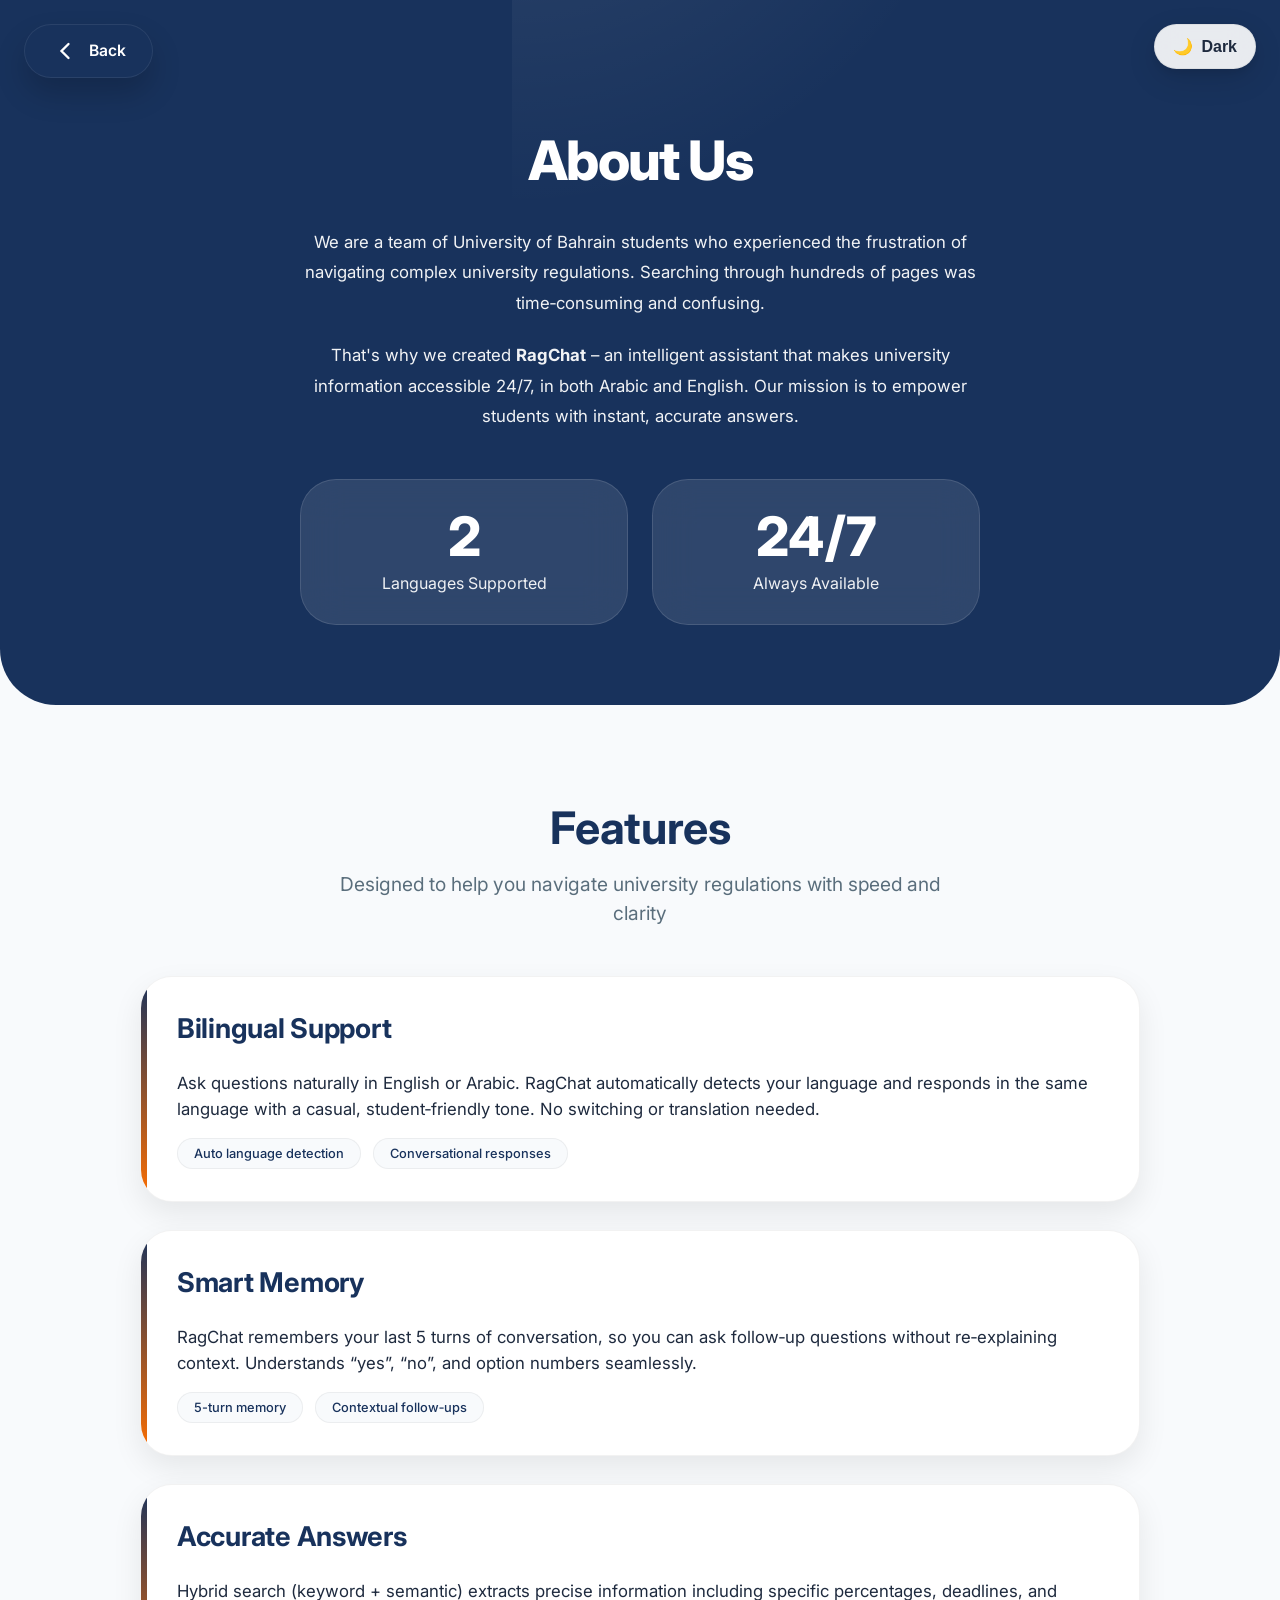
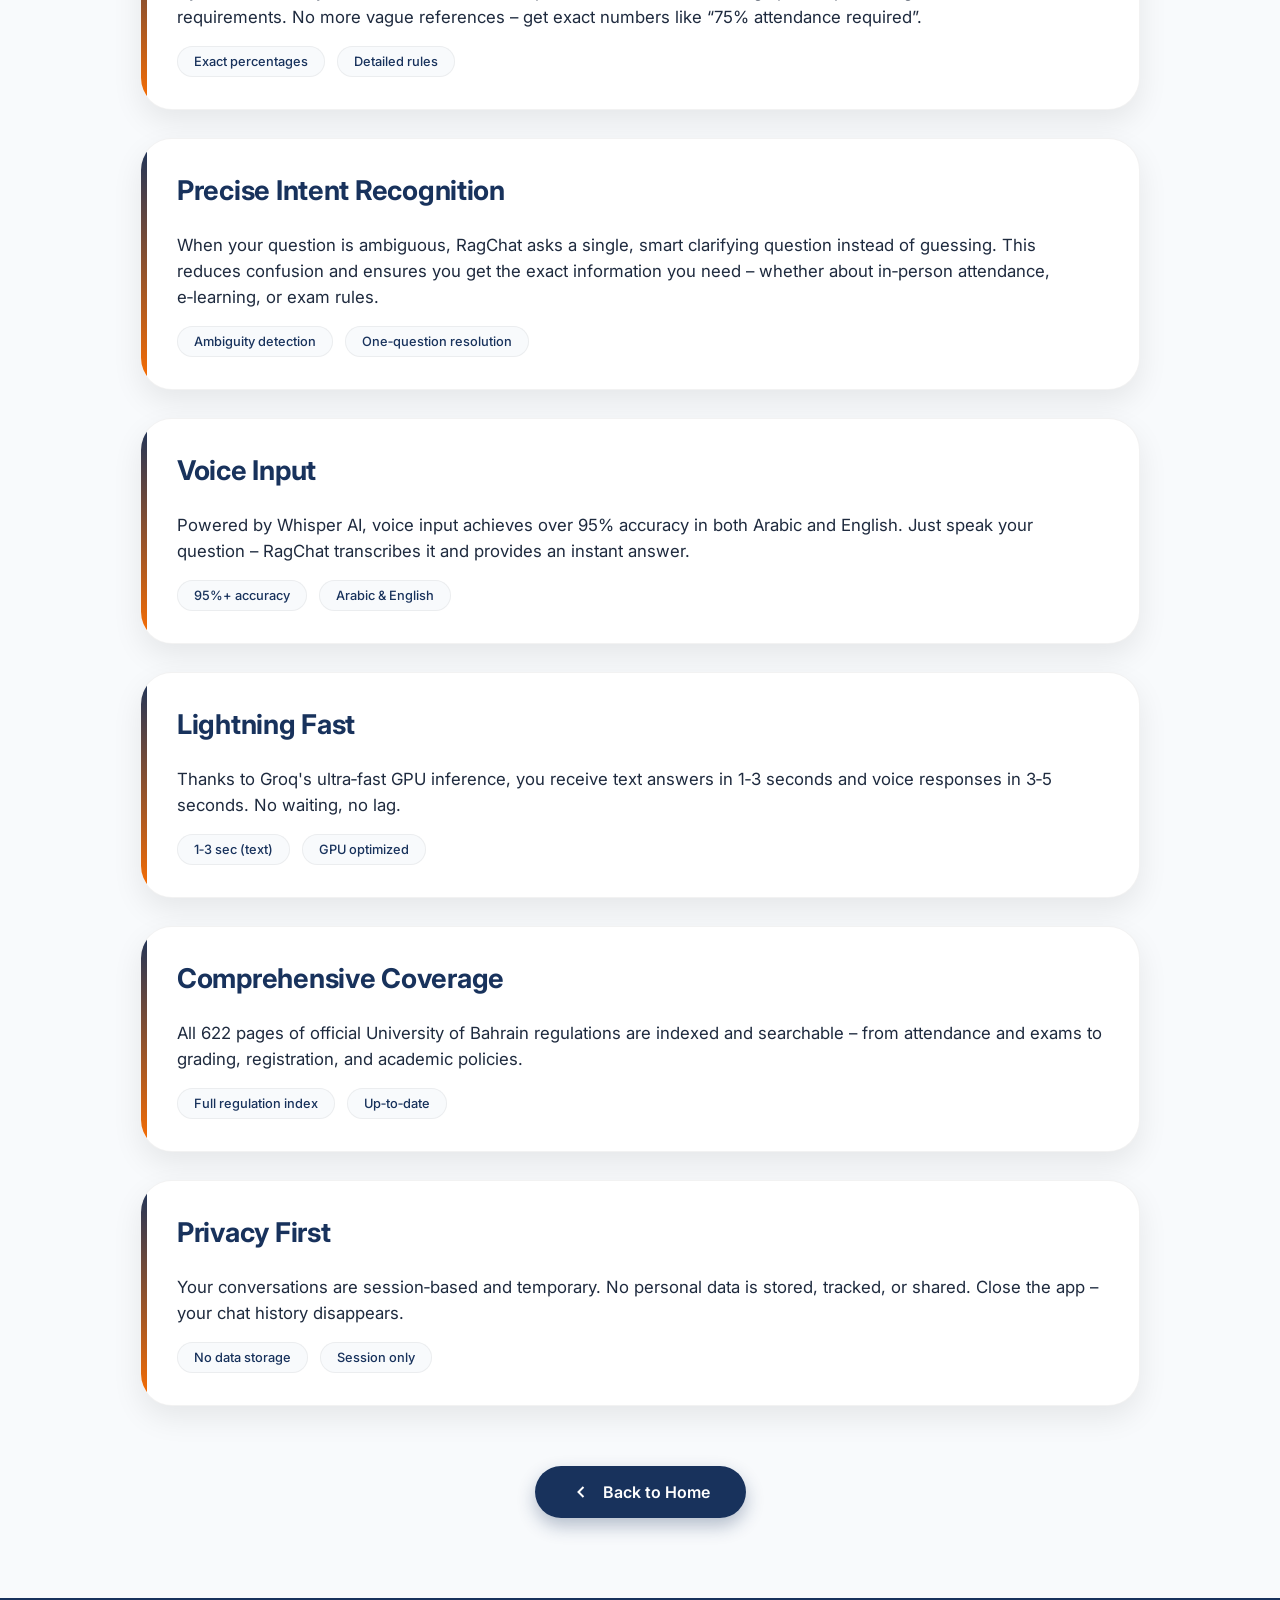
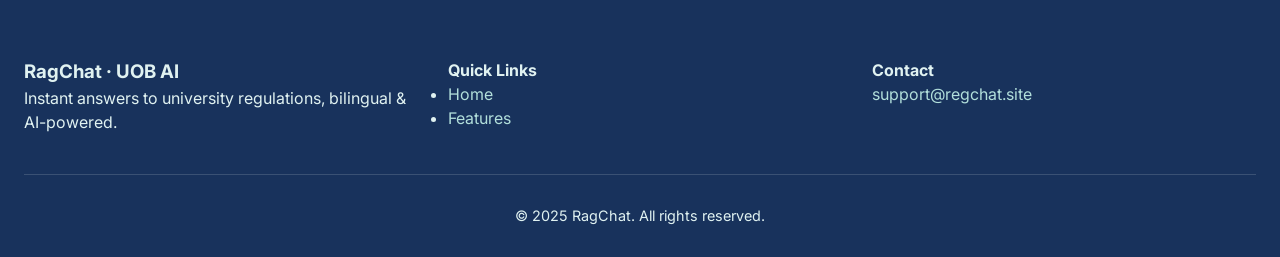
<file: details.html>
<!DOCTYPE html>
<html lang="en">
<head>
    <meta charset="UTF-8">
    <meta name="viewport" content="width=device-width, initial-scale=1.0">
    <title>Features & Details · RagChat</title>
    <link rel="stylesheet" href="styles.css">
    <link rel="stylesheet" href="details-page.css">
    <link href="https://fonts.googleapis.com/css2?family=Inter:opsz,wght@14..32,300;400;500;600;700;800&display=swap" rel="stylesheet">
</head>
<body>

    <!-- Dark Mode Toggle Button -->
    <button class="dark-mode-toggle" id="darkModeToggle">
        <span>🌙</span> <span>Dark</span>
    </button>

    <!-- Back arrow only (no navbar) - now fixed via CSS -->
    <div class="back-arrow-container">
        <a href="index.html" class="back-arrow-btn">
            <svg width="28" height="28" viewBox="0 0 24 24" fill="none" stroke="currentColor" stroke-width="2" stroke-linecap="round">
                <path d="M15 18l-6-6 6-6"/>
            </svg>
            <span>Back</span>
        </a>
    </div>

    <!-- About Us Section -->
    <section id="about-us">
        <div class="container">
            <h1 class="page-title">About Us</h1>
            <div class="about-content">
                <p>We are a team of University of Bahrain students who experienced the frustration of navigating complex university regulations. Searching through hundreds of pages was time‑consuming and confusing.</p>
                <p>That's why we created <strong>RagChat</strong> – an intelligent assistant that makes university information accessible 24/7, in both Arabic and English. Our mission is to empower students with instant, accurate answers.</p>
                <div class="about-highlights">
                    <div class="highlight-item">
                        <span class="highlight-number">2</span>
                        <span class="highlight-label">Languages Supported</span>
                    </div>
                    <div class="highlight-item">
                        <span class="highlight-number">24/7</span>
                        <span class="highlight-label">Always Available</span>
                    </div>
                </div>
            </div>
        </div>
    </section>

    <!-- Features List Section -->
    <section id="features-list">
        <div class="container">
            <h2 class="section-heading">Features</h2>
            <p class="section-subheading">Designed to help you navigate university regulations with speed and clarity</p>
            <div class="features-list-container">

                <div class="feature-item">
                    <div class="feature-header">
                        <h3>Bilingual Support</h3>
                    </div>
                    <div class="feature-details">
                        <p>Ask questions naturally in English or Arabic. RagChat automatically detects your language and responds in the same language with a casual, student‑friendly tone. No switching or translation needed.</p>
                        <div class="feature-tags">
                            <span class="feature-tag">Auto language detection</span>
                            <span class="feature-tag">Conversational responses</span>
                        </div>
                    </div>
                </div>

                <div class="feature-item">
                    <div class="feature-header">
                        <h3>Smart Memory</h3>
                    </div>
                    <div class="feature-details">
                        <p>RagChat remembers your last 5 turns of conversation, so you can ask follow‑up questions without re‑explaining context. Understands “yes”, “no”, and option numbers seamlessly.</p>
                        <div class="feature-tags">
                            <span class="feature-tag">5-turn memory</span>
                            <span class="feature-tag">Contextual follow‑ups</span>
                        </div>
                    </div>
                </div>

                <div class="feature-item">
                    <div class="feature-header">
                        <h3>Accurate Answers</h3>
                    </div>
                    <div class="feature-details">
                        <p>Hybrid search (keyword + semantic) extracts precise information including specific percentages, deadlines, and requirements. No more vague references – get exact numbers like “75% attendance required”.</p>
                        <div class="feature-tags">
                            <span class="feature-tag">Exact percentages</span>
                            <span class="feature-tag">Detailed rules</span>
                        </div>
                    </div>
                </div>

                <div class="feature-item">
                    <div class="feature-header">
                        <h3>Precise Intent Recognition</h3>
                    </div>
                    <div class="feature-details">
                        <p>When your question is ambiguous, RagChat asks a single, smart clarifying question instead of guessing. This reduces confusion and ensures you get the exact information you need – whether about in‑person attendance, e‑learning, or exam rules.</p>
                        <div class="feature-tags">
                            <span class="feature-tag">Ambiguity detection</span>
                            <span class="feature-tag">One‑question resolution</span>
                        </div>
                    </div>
                </div>

                <div class="feature-item">
                    <div class="feature-header">
                        <h3>Voice Input</h3>
                    </div>
                    <div class="feature-details">
                        <p>Powered by Whisper AI, voice input achieves over 95% accuracy in both Arabic and English. Just speak your question – RagChat transcribes it and provides an instant answer.</p>
                        <div class="feature-tags">
                            <span class="feature-tag">95%+ accuracy</span>
                            <span class="feature-tag">Arabic & English</span>
                        </div>
                    </div>
                </div>

                <div class="feature-item">
                    <div class="feature-header">
                        <h3>Lightning Fast</h3>
                    </div>
                    <div class="feature-details">
                        <p>Thanks to Groq's ultra‑fast GPU inference, you receive text answers in 1‑3 seconds and voice responses in 3‑5 seconds. No waiting, no lag.</p>
                        <div class="feature-tags">
                            <span class="feature-tag">1‑3 sec (text)</span>
                            <span class="feature-tag">GPU optimized</span>
                        </div>
                    </div>
                </div>

                <div class="feature-item">
                    <div class="feature-header">
                        <h3>Comprehensive Coverage</h3>
                    </div>
                    <div class="feature-details">
                        <p>All 622 pages of official University of Bahrain regulations are indexed and searchable – from attendance and exams to grading, registration, and academic policies.</p>
                        <div class="feature-tags">
                            <span class="feature-tag">Full regulation index</span>
                            <span class="feature-tag">Up‑to‑date</span>
                        </div>
                    </div>
                </div>

                <div class="feature-item">
                    <div class="feature-header">
                        <h3>Privacy First</h3>
                    </div>
                    <div class="feature-details">
                        <p>Your conversations are session‑based and temporary. No personal data is stored, tracked, or shared. Close the app – your chat history disappears.</p>
                        <div class="feature-tags">
                            <span class="feature-tag">No data storage</span>
                            <span class="feature-tag">Session only</span>
                        </div>
                    </div>
                </div>

            </div>

            <div class="back-to-home">
                <a href="index.html" class="btn-back">
                    <svg width="20" height="20" viewBox="0 0 20 20" fill="none">
                        <path d="M12.5 15L7.5 10L12.5 5" stroke="currentColor" stroke-width="2"/>
                    </svg>
                    <span>Back to Home</span>
                </a>
            </div>
        </div>
    </section>

    <footer id="footer">
    <div class="container">
        <div class="footer-content">
            <div class="footer-section">
                <h3>RagChat · UOB AI</h3>
                <p>Instant answers to university regulations, bilingual & AI-powered.</p>
            </div>
            <div class="footer-section">
                <h4>Quick Links</h4>
                <ul>
                    <li><a href="index.html">Home</a></li>
                    <li><a href="#features-list">Features</a></li>
                </ul>
            </div>
            <div class="footer-section">
                <h4>Contact</h4>
                <p><a href="mailto:support@regchat.site">support@regchat.site</a></p>
            </div>
        </div>
        <div class="footer-bottom">
            <p>&copy; 2025 RagChat. All rights reserved.</p>
        </div>
    </div>
</footer>

    <script src="script.js"></script>
</body>
</html>
</file>
<file: styles.css>
/* ========== GLOBAL & RESET ========== */
* {
    margin: 0;
    padding: 0;
    box-sizing: border-box;
}

:root {
    --primary-color: #18325c;
    --primary-dark: #18325c;
    --primary-light: #4db6ac;
    --accent-color: #ff6f00;
    --text-dark: #1e2a3e;
    --text-light: #5a6e7c;
    --bg-light: #f8fafc;
    --white: #ffffff;
    --card-bg: #ffffff;
    --shadow: 0 12px 30px rgba(0, 0, 0, 0.08);
    --shadow-lg: 0 20px 40px rgba(0, 0, 0, 0.12);
    --border-light: rgba(0, 0, 0, 0.05);
}

.dark-mode {
    --primary-color: white;
    --primary-dark: white;
    --primary-light: #4db6ac;
    --accent-color: #ff6f00;
    --text-dark: #eceff1;
    --text-light: #b0bec5;
    --bg-light: #121212;
    --white: #1e1e1e;
    --card-bg: #2d2d2d;
    --shadow: 0 12px 30px rgba(0, 0, 0, 0.3);
    --shadow-lg: 0 20px 40px rgba(0, 0, 0, 0.4);
    --border-light: rgba(255, 255, 255, 0.08);
}

body {
    font-family: 'Inter', 'Segoe UI', sans-serif;
    background-color: var(--bg-light);
    color: var(--text-dark);
    line-height: 1.5;
    transition: background-color 0.3s ease, color 0.2s ease;
}

.container {
    max-width: 1280px;
    margin: 0 auto;
    padding: 0 24px;
}

/* ========== DARK MODE TOGGLE BUTTON ========== */
.dark-mode-toggle {
    position: fixed !important;
    top: 24px !important;
    right: 24px !important;
    z-index: 9999 !important;

    display: flex;
    align-items: center;
    gap: 8px;

    background: rgba(255, 255, 255, 0.9);
    color: var(--text-dark);

    border: 1px solid var(--border-light);
    border-radius: 60px;

    padding: 12px 18px;

    cursor: pointer;

    font-size: 1rem;
    font-weight: 600;

    backdrop-filter: blur(14px);

    box-shadow:
        0 10px 30px rgba(0, 0, 0, 0.12),
        0 4px 10px rgba(0, 0, 0, 0.08);

    transition:
        transform 0.25s ease,
        background 0.25s ease,
        box-shadow 0.25s ease;
}

.dark-mode .dark-mode-toggle {
    background: rgba(30, 30, 30, 0.9);
    color: white;
}

.dark-mode-toggle:hover {
    transform: translateY(-2px) scale(1.03);

    box-shadow:
        0 16px 40px rgba(0, 0, 0, 0.18),
        0 6px 18px rgba(0, 0, 0, 0.12);
}

/* ========== HERO ========== */
#hero {
    position: relative;
    min-height: 100vh;
    display: flex;
    align-items: center;
    color: white;
}

.hero-background {
    position: absolute;
    inset: 0;
    background: linear-gradient(125deg, #001f1b 0%, #18325c 100%);
    z-index: -2;
    transition: background 0.3s;
}

.dark-mode .hero-background {
    background: linear-gradient(125deg, #0a2a25 0%, #18325c 100%);
}

.hero-overlay {
    width: 100%;
    background: rgba(0, 0, 0, 0.4);
    backdrop-filter: blur(4px);
    padding: 80px 20px;
}

.hero-content {
    max-width: 850px;
    margin: 0 auto;
    text-align: center;
}

.hero-content h1 {
    font-size: 4rem;
    font-weight: 800;
    letter-spacing: -0.02em;
    margin-bottom: 1rem;
}

.hero-accent {
    color: #ffb74d;
}

.tagline {
    font-size: 1.4rem;
    opacity: 0.92;
    margin-bottom: 2.5rem;
}

.welcome-text {
    background: rgba(255, 255, 255, 0.12);
    border-radius: 32px;
    padding: 2rem;
    backdrop-filter: blur(12px);
    margin-bottom: 2rem;
}

.welcome-text h2 {
    font-size: 1.8rem;
    margin-bottom: 1rem;
}

.welcome-text p {
    font-size: 1.05rem;
    line-height: 1.6;
}

.btn-details {
    display: inline-flex;
    align-items: center;
    gap: 12px;

    background: var(--accent-color);

    padding: 14px 36px;

    border-radius: 60px;

    font-weight: 600;
    font-size: 1.1rem;

    transition: all 0.25s;

    box-shadow: 0 8px 18px rgba(0, 0, 0, 0.2);

    text-decoration: none;
    color: white;
}

.btn-details:hover {
    background: #e65100;
    transform: translateY(-3px);
}

/* ========== DEMO SECTION ========== */
#demo {
    padding: 100px 0;
    background: var(--bg-light);
}

.section-title {
    font-size: 3rem;
    text-align: center;
    font-weight: 800;
    color: var(--primary-dark);
}

.section-intro {
    text-align: center;
    max-width: 700px;
    margin: 1rem auto 4rem;
    color: var(--text-light);
    font-size: 1.1rem;
}

/* ========== 70% WIDTH DEMO LAYOUT ========== */
.demo-vertical-list {
    width: 200%;        
    max-width: 1400px; 
    margin: 0 auto;
    display: flex;
    flex-direction: column;
    gap: 48px;
}

.demo-item-vertical {
    display: flex;
    align-items: stretch;
    gap: 40px;

    background: var(--card-bg);

    border-radius: 32px;

    overflow: hidden;

    box-shadow: var(--shadow);

    transition:
        transform 0.35s ease,
        box-shadow 0.35s ease;

    border: 1px solid var(--border-light);

    padding: 32px;
}

.demo-item-vertical:hover {
    transform: translateY(-6px);

    box-shadow:
        0 18px 50px rgba(0, 0, 0, 0.14),
        0 8px 20px rgba(0, 0, 0, 0.08);
}

/* Alternate layout */
.demo-item-vertical:nth-child(even) {
    flex-direction: row-reverse;
}

/* ========== PREMIUM IMAGE CONTAINER ========== */
.demo-image {
    flex: 1.4;

    border-radius: 24px;

    overflow: hidden;

    background: var(--bg-light);

    position: relative;

    box-shadow:
        0 10px 25px rgba(0, 0, 0, 0.12),
        0 25px 50px rgba(0, 0, 0, 0.18);
}

.demo-image img {
    width: 100%;
    height: 100%;

    object-fit: cover;

    display: block;

    border-radius: 24px;

    transition:
        transform 0.45s ease,
        filter 0.35s ease;
}

.demo-item-vertical:hover .demo-image img {
    transform: scale(1.03);
    filter: brightness(1.03);
}

.demo-image::after {
    content: "";

    position: absolute;
    inset: 0;

    background:
        linear-gradient(
            to bottom,
            rgba(255,255,255,0.10),
            rgba(255,255,255,0.02) 35%,
            transparent 60%
        );

    pointer-events: none;

    border-radius: 24px;
}

/* ========== DEMO TEXT ========== */
.demo-caption {
    flex: 1;

    display: flex;
    flex-direction: column;
    justify-content: center;

    padding: 0 10px;
}

.demo-caption h3 {
    font-size: 2rem;
    font-weight: 800;

    color: var(--primary-dark);

    margin-bottom: 16px;
}

.demo-caption p {
    font-size: 1.08rem;
    line-height: 1.8;
    color: var(--text-light);
}

/* ========== VIDEO SECTION ========== */
.demo-video-vertical {
    flex-direction: column !important;
}

.demo-video-wrapper {
    width: 100%;

    overflow: hidden;

    border-radius: 24px;

    background: #000;

    box-shadow:
        0 10px 25px rgba(0, 0, 0, 0.12),
        0 25px 50px rgba(0, 0, 0, 0.18);
}

.demo-video-wrapper video {
    width: 100%;
    display: block;
    border-radius: 24px;
}

/* ========== FOOTER ========== */
#footer {
    background: var(--primary-dark);
    color: #e0f2f1;
    padding: 60px 0 30px;
}

.dark-mode #footer {
    background: #18325c;
}

.footer-content {
    display: grid;
    grid-template-columns: repeat(auto-fit, minmax(200px, 1fr));

    gap: 40px;

    margin-bottom: 40px;
}

.footer-section a {
    color: #b2dfdb;
    text-decoration: none;
}

.footer-bottom {
    text-align: center;

    border-top: 1px solid rgba(255, 255, 255, 0.15);

    padding-top: 30px;

    font-size: 0.9rem;
}

/* ========== RESPONSIVE ========== */
@media (max-width: 1200px) {
    .demo-vertical-list {
        width: 85%;
    }
}

@media (max-width: 900px) {

    .hero-content h1 {
        font-size: 2.8rem;
    }

    .section-title {
        font-size: 2.2rem;
    }

    .demo-vertical-list {
        width: 95%;
        gap: 32px;
    }

    .demo-item-vertical,
    .demo-item-vertical:nth-child(even) {
        flex-direction: column;
    }

    .demo-item-vertical {
        padding: 22px;
        gap: 24px;
    }

    .demo-caption {
        text-align: center;
        padding: 0;
    }

    .demo-caption h3 {
        font-size: 1.4rem;
    }

    .demo-caption p {
        font-size: 0.98rem;
    }

    .demo-image {
        width: 100%;
    }

    .dark-mode-toggle {
        top: 18px !important;
        right: 18px !important;
        padding: 10px 14px;
        font-size: 0.92rem;
    }
}

/* ========== AUTO HIDE BUTTONS ========== */
.hide-on-scroll {
    transform: translateY(-120px);
    opacity: 0;
    pointer-events: none;
}

/* ========== SMOOTH ANIMATION ========== */
.dark-mode-toggle,
.back-arrow-container {
    transition:
        transform 0.3s ease,
        opacity 0.3s ease;
}
</file>
<file: details-page.css>
/* details-page.css - back button fixed, never scrolls */
body {
    background: var(--bg-light);
    transition: background 0.3s;
}

/* ========== BACK BUTTON (FIXED - NEVER MOVES) ========== */
.back-arrow-container {
    position: fixed !important;
    top: 24px !important;
    left: 24px !important;
    z-index: 10000 !important;
}

.back-arrow-btn {
    display: inline-flex;
    align-items: center;
    gap: 10px;
    background: #18325c;
    backdrop-filter: blur(14px);
    padding: 12px 26px;
    border-radius: 60px;
    font-weight: 600;
    font-size: 0.98rem;
    text-decoration: none;
    color: white;
    box-shadow: 0 16px 30px rgba(0, 0, 0, 0.18);
    transition: transform 0.25s ease, background 0.25s ease, box-shadow 0.25s ease;
    border: 1px solid rgba(255, 255, 255, 0.08);
}

.back-arrow-btn svg {
    min-width: 18px;
    min-height: 18px;
}

.dark-mode .back-arrow-btn {
    background: #18325c;
}

.back-arrow-btn:hover {
    transform: translateX(-4px);
    box-shadow: 0 18px 40px rgba(0, 0, 0, 0.24);
}

.dark-mode .back-arrow-btn:hover {
    background: #18325c;
}

/* ========== ABOUT US SECTION ========== */
#about-us {
    position: relative;
    min-height: 72vh;
    padding: 120px 24px 80px;
    background: linear-gradient(125deg, var(--primary-dark) 0%, #18325c 100%);
    color: white;
    border-radius: 0 0 56px 56px;
    margin-bottom: 30px;
    overflow: hidden;
}

#about-us::before {
    content: '';
    position: absolute;
    inset: -40% 0 30% 40%;
    background: radial-gradient(circle at top left, rgba(255,255,255,0.12), transparent 45%);
    opacity: 0.9;
}

.dark-mode #about-us {
    background: linear-gradient(125deg, #0f3b34 0%, #18325c 100%);
}

.page-title {
    font-size: 3.4rem;
    font-weight: 800;
    text-align: center;
    letter-spacing: -0.03em;
    margin-bottom: 1.6rem;
}

.about-content {
    max-width: 680px;
    margin: 0 auto;
    position: relative;
    z-index: 10;
}

.about-content p {
    font-size: 1.05rem;
    line-height: 1.8;
    margin: 0 auto 1.4rem;
    text-align: center;
    color: rgba(255, 255, 255, 0.94);
    max-width: 820px;
}

.about-highlights {
    display: grid;
    grid-template-columns: repeat(auto-fit, minmax(240px, 1fr));
    gap: 24px;
    justify-content: center;
    align-items: stretch;
    margin: 3rem auto 0;
    max-width: 780px;
    position: relative;
    z-index: 10;
}

.highlight-item {
    display: flex;
    flex-direction: column;
    justify-content: center;
    align-items: center;
    min-height: 138px;
    background: rgba(255, 255, 255, 0.1);
    border: 1px solid rgba(255, 255, 255, 0.12);
    backdrop-filter: blur(20px);
    border-radius: 36px;
    padding: 1.8rem 1.6rem;
    text-align: center;
    transition: transform 0.25s ease, background 0.25s ease, border-color 0.25s ease;
}

.highlight-item:hover {
    transform: translateY(-4px);
    background: rgba(255, 255, 255, 0.16);
    border-color: rgba(255, 255, 255, 0.18);
}

.highlight-number {
    font-size: 3.4rem;
    font-weight: 800;
    line-height: 1;
    margin-bottom: 0.5rem;
}

.highlight-label {
    font-size: 1rem;
    opacity: 0.92;
}

/* ========== FEATURES SECTION ========== */
#features-list {
    padding: 60px 20px 80px;
}

.section-heading {
    font-size: 2.8rem;
    font-weight: 700;
    text-align: center;
    color: var(--primary-dark);
    letter-spacing: -0.01em;
}

.section-subheading {
    text-align: center;
    font-size: 1.2rem;
    color: var(--text-light);
    max-width: 600px;
    margin: 0.5rem auto 3rem;
}

.features-list-container {
    max-width: 1000px;
    margin: 0 auto;
}

.feature-item {
    background: var(--card-bg);
    border-radius: 32px;
    padding: 32px 36px;
    margin-bottom: 28px;
    box-shadow: var(--shadow);
    transition: all 0.3s cubic-bezier(0.2, 0, 0, 1);
    border: 1px solid var(--border-light);
    position: relative;
    overflow: hidden;
}

.feature-item::before {
    content: '';
    position: absolute;
    left: 0;
    top: 0;
    bottom: 0;
    width: 6px;
    background: linear-gradient(180deg, var(--primary-color), var(--accent-color));
    border-radius: 4px 0 0 4px;
}

.feature-item:hover {
    transform: translateY(-4px);
    box-shadow: var(--shadow-lg);
}

.feature-header {
    display: flex;
    align-items: center;
    gap: 18px;
    margin-bottom: 20px;
}

.feature-header h3 {
    font-size: 1.7rem;
    font-weight: 700;
    color: var(--primary-dark);
    margin: 0;
    letter-spacing: -0.01em;
}

.feature-details p {
    font-size: 1.05rem;
    line-height: 1.55;
    color: var(--text-dark);
    margin-bottom: 1rem;
}

.feature-tags {
    display: flex;
    flex-wrap: wrap;
    gap: 12px;
    margin-top: 16px;
}

.feature-tag {
    background: var(--bg-light);
    padding: 5px 16px;
    border-radius: 40px;
    font-size: 0.8rem;
    font-weight: 500;
    color: var(--primary-dark);
    transition: all 0.2s;
    border: 1px solid var(--border-light);
}

.feature-tag:hover {
    background: var(--primary-light);
    color: #18325c;
}

/* back to home button (bottom of page) */
.back-to-home {
    text-align: center;
    margin-top: 60px;
}

.btn-back {
    display: inline-flex;
    align-items: center;
    gap: 12px;
    background: linear-gradient(95deg, var(--primary-color), #18325c);
    padding: 14px 36px;
    border-radius: 60px;
    text-decoration: none;
    color: white;
    font-weight: 600;
    font-size: 1rem;
    box-shadow: 0 8px 18px rgba(24, 50, 92, 0.3);
    transition: all 0.25s;
}

.btn-back:hover {
    transform: translateY(-3px);
    box-shadow: 0 12px 28px rgba(24, 50, 92, 0.4);    
}

.btn-back svg {
    stroke: white;
    width: 20px;
}

/* ========== RESPONSIVE ========== */
@media (max-width: 700px) {
    .back-arrow-container {
        top: 16px !important;
        left: 16px !important;
    }
    .back-arrow-btn {
        padding: 8px 18px;
        font-size: 0.85rem;
    }
    .page-title {
        font-size: 2.2rem;
    }
    .feature-item {
        padding: 24px 20px;
    }
    .feature-header h3 {
        font-size: 1.4rem;
    }
    .section-heading {
        font-size: 2rem;
    }
    .feature-tag {
        font-size: 0.7rem;
        padding: 3px 12px;
    }
}
</file>
